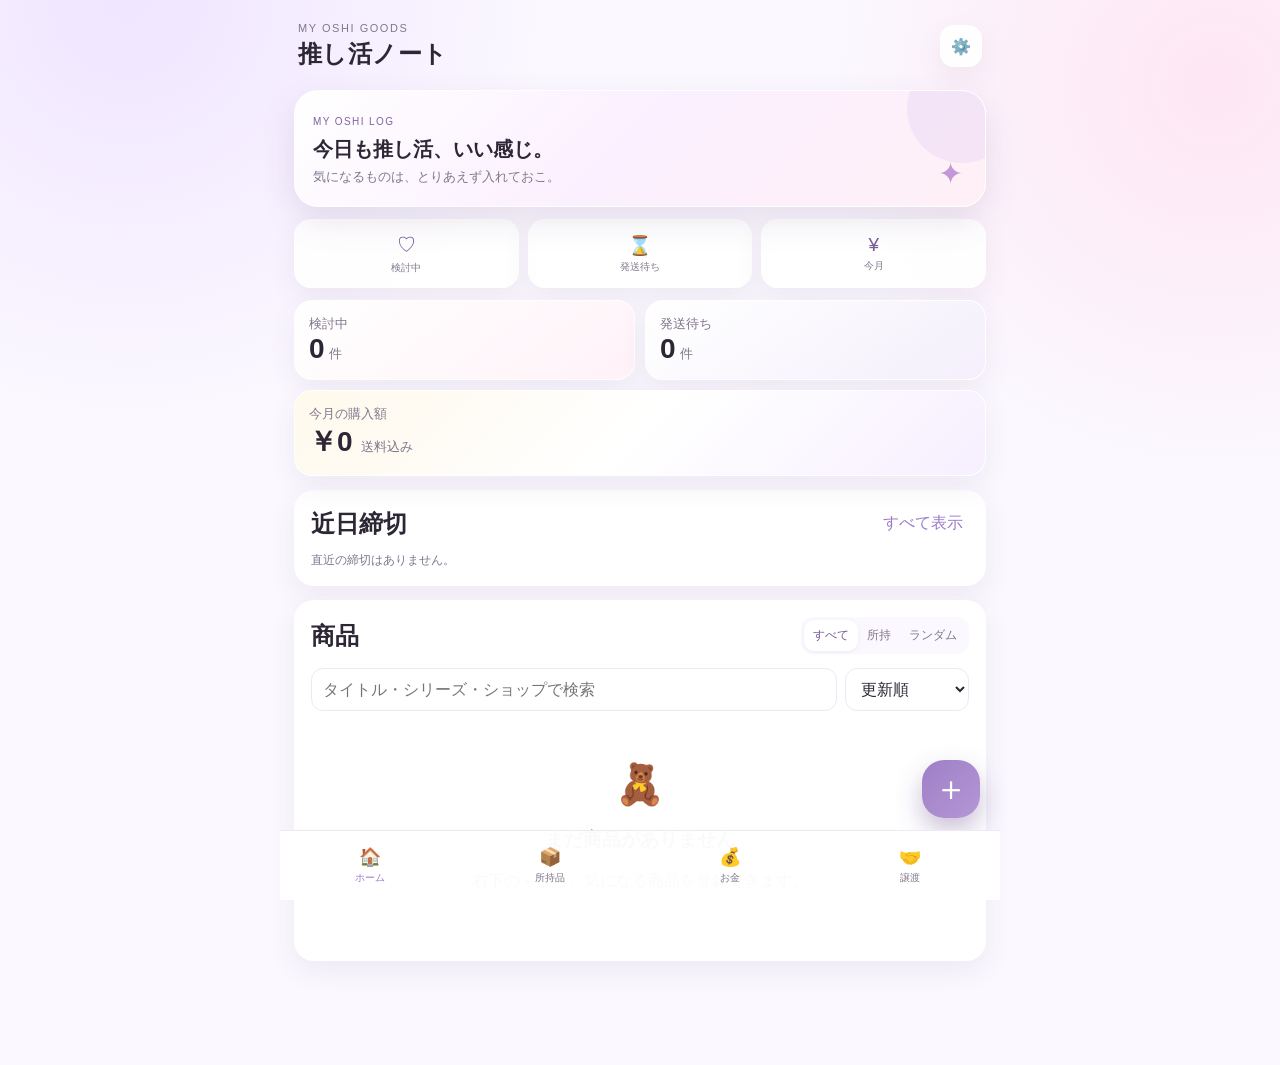
<file: index.html>
<!doctype html>
<html lang="ja">
<head>
  <meta charset="utf-8" />
  <meta name="viewport" content="width=device-width,initial-scale=1,viewport-fit=cover" />
  <meta name="theme-color" content="#f6f2ff" />
  <title>推し活グッズ管理</title>
  <link rel="manifest" href="manifest.json" />
  <link rel="stylesheet" href="styles.css" />
</head>
<body>
  <div class="app-shell">
    <header class="topbar">
      <div>
        <p class="eyebrow">MY OSHI GOODS</p>
        <h1>推し活ノート</h1>
      </div>
      <button class="icon-btn" id="settingsBtn" aria-label="設定">⚙️</button>
    </header>

    <section class="cute-hero"><div><span class="cute-kicker">MY OSHI LOG</span><h2>今日も推し活、いい感じ。</h2><p>気になるものは、とりあえず入れておこ。</p></div><div class="cute-sparkle">✦</div></section>

    <section class="quick-actions"><button id="quickConsidering" class="quick-card">♡<span>検討中</span></button><button id="quickWaiting" class="quick-card">⌛<span>発送待ち</span></button><button id="quickMoney" class="quick-card">¥<span>今月</span></button></section>

    <main>
      <section class="summary-grid">
        <button class="summary-card" data-filter-status="considering">
          <span>検討中</span><strong id="sumConsidering">0</strong><small>件</small>
        </button>
        <button class="summary-card" data-filter-status="waiting">
          <span>発送待ち</span><strong id="sumWaiting">0</strong><small>件</small>
        </button>
        <button class="summary-card wide">
          <span>今月の購入額</span><strong id="sumMonth">¥0</strong>
          <small id="sumMonthSub">送料込み</small>
        </button>
      </section>

      <section class="deadline-box">
        <div class="section-title-row">
          <h2>近日締切</h2>
          <button class="text-btn" id="clearFilterBtn">すべて表示</button>
        </div>
        <div id="deadlineList" class="deadline-list"></div>
      </section>

      <section class="section-block">
        <div class="section-title-row">
          <h2>商品</h2>
          <div class="segmented">
            <button class="seg active" data-list-filter="all">すべて</button>
            <button class="seg" data-list-filter="owned">所持</button>
            <button class="seg" data-list-filter="random">ランダム</button>
          </div>
        </div>

        <div class="search-row">
          <input id="searchInput" type="search" placeholder="タイトル・シリーズ・ショップで検索" />
          <select id="sortSelect" aria-label="並び順">
            <option value="updated">更新順</option>
            <option value="deadline">締切順</option>
            <option value="priceHigh">価格高い順</option>
            <option value="priceLow">価格安い順</option>
          </select>
        </div>

        <div id="productList" class="product-list"></div>
        <div id="emptyState" class="empty-state hidden">
          <div class="empty-icon">🧸</div>
          <h3>まだ商品がありません</h3>
          <p>右下の＋から、気になる商品を登録できます。</p>
        </div>
      </section>
    </main>

    <button class="fab" id="addBtn" aria-label="商品を追加"><span>＋</span></button>

    <nav class="bottom-nav">
      <button class="nav-item active" data-view="home">🏠<span>ホーム</span></button>
      <button class="nav-item" data-view="owned">📦<span>所持品</span></button>
      <button class="nav-item" data-view="money">💰<span>お金</span></button>
      <button class="nav-item" data-view="transfers">🤝<span>譲渡</span></button>
    </nav>
  </div>

  <dialog id="productDialog" class="sheet-dialog">
    <form method="dialog" id="productForm">
      <div class="sheet-header">
        <button type="button" class="text-btn" id="closeProductDialog">閉じる</button>
        <h2 id="formTitle">商品を追加</h2>
        <button type="submit" class="primary-mini">保存</button>
      </div>

      <div class="sheet-content">
        <input type="hidden" id="productId" />

        <section class="scan-card">
          <div class="scan-head"><div><span class="scan-kicker">SCREENSHOT → AUTO FILL</span><h3>スクショを入れたら、ほぼおまかせ</h3><p>商品ページ全体を読み取り、商品情報とメイン画像を分けます。</p></div><span class="scan-spark">✦</span></div>
          <label class="image-picker"><input id="imageInput" type="file" accept="image/*" /><img id="imagePreview" alt="" class="hidden" /><div id="imagePlaceholder"><span>📷</span><b>商品ページのスクショを選ぶ</b><small>フルページスクショでもOK</small></div></label>
          <div id="aiPanel" class="ocr-panel hidden">
            <div class="ocr-status-row"><span id="aiStatus">待機中</span><strong id="aiStateIcon"></strong></div>
            <div class="ocr-progress"><i id="aiProgressBar"></i></div>
            <div id="aiResultSummary" class="ocr-result-summary"></div>
            <div id="aiCandidate" class="ai-candidate hidden"><div class="candidate-title">画像から見つけました</div><div id="aiCandidateList" class="candidate-list"></div></div>
            <div class="ocr-actions"><button type="button" class="secondary-mini" id="rerunAiBtn">もう一度読む</button><button type="button" class="secondary-mini hidden" id="toggleSourceBtn">元スクショを見る</button></div>
            <div class="privacy-note">選んだ画像は商品情報解析のため Cloudflare Workers AI に送信されます。注文履歴・住所・氏名・決済情報が写った画像は使わないでください。</div>
          </div>
        </section>
        <div class="field-grid two">
          <label>シリーズ
            <input id="series" placeholder="例：魔入りました！入間くん" />
          </label>
          <label>状態
            <select id="status">
              <option value="considering">検討中</option>
              <option value="planned">予約予定</option>
              <option value="ordered">購入済み</option>
              <option value="waiting">発送待ち</option>
              <option value="shipped">発送済み</option>
              <option value="owned">所持済み</option>
              <option value="skipped">見送り</option>
            </select>
          </label>
        </div>

        <label>タイトル
          <input id="title" placeholder="空欄でも保存OK（画像だけ登録できます）" />
        </label>

        <div class="field-grid two">
          <label>価格
            <div class="money-input"><span>¥</span><input id="price" type="number" min="0" inputmode="numeric" /></div>
          </label>
          <label>送料
            <div class="money-input"><span>¥</span><input id="shippingFee" type="number" min="0" inputmode="numeric" /></div>
          </label>
        </div>

        <div class="chip-row">
          <label class="toggle-chip"><input type="checkbox" id="isRandom" />ランダム商品</label>
          <label class="toggle-chip"><input type="checkbox" id="hasBonus" />特典あり</label>
        </div>

        <details>
          <summary>販売・発送情報</summary>
          <div class="details-inner">
            <div class="field-grid two">
              <label>受注開始<input id="orderStart" type="date" /></label>
              <label>受注終了<input id="orderEnd" type="date" /></label>
            </div>
            <div class="field-grid two">
              <label>予約締切<input id="reserveDeadline" type="date" /></label>
              <label>発売日<input id="releaseDate" type="date" /></label>
            </div>
            <label>発送予定（原文のままOK）
              <input id="shippingText" placeholder="例：11月下旬より順次発送／2027年1月頃" />
            </label>
            <div class="field-grid two">
              <label>発送予定開始<input id="shipStart" type="date" /></label>
              <label>発送予定終了<input id="shipEnd" type="date" /></label>
            </div>
            <div class="field-grid two">
              <label>ショップ<input id="shop" placeholder="アニメイト等" /></label>
              <label>注文番号<input id="orderNumber" placeholder="任意" /></label>
            </div>
            <label>商品ページURL<input id="url" type="url" placeholder="https://..." /></label>
            <div class="field-grid two">
              <label>欲しい数<input id="wantedQty" type="number" min="0" value="1" /></label>
              <label>購入数<input id="purchasedQty" type="number" min="0" value="0" /></label>
            </div>
          </div>
        </details>

        <details id="randomDetails" class="hidden">
          <summary>ランダム商品情報</summary>
          <div class="details-inner">
            <div class="field-grid three">
              <label>全種数<input id="variantCount" type="number" min="1" /></label>
              <label>推し対象数<input id="favCount" type="number" min="0" /></label>
              <label>単品上限<input id="purchaseLimit" type="number" min="0" /></label>
            </div>
            <div class="field-grid two">
              <label>BOX価格<div class="money-input"><span>¥</span><input id="boxPrice" type="number" min="0" /></div></label>
              <label>BOX封入数<input id="boxCount" type="number" min="0" /></label>
            </div>
            <label>排出方式
              <select id="randomMode">
                <option value="unknown">不明</option>
                <option value="independent">完全ランダム</option>
                <option value="noDuplicate">BOX内重複なし</option>
                <option value="complete">BOXコンプ保証</option>
                <option value="custom">特殊封入</option>
              </select>
            </label>
            <div id="probabilityBox" class="probability-box">条件を入力すると確率を表示します。</div>
            <div class="subhead-row"><h3>絵柄・所持状況</h3><button type="button" class="text-btn" id="addVariantBtn">＋絵柄</button></div>
            <div id="variantEditor"></div>
          </div>
        </details>

        <details id="bonusDetails" class="hidden">
          <summary>特典</summary>
          <div class="details-inner">
            <div class="subhead-row"><h3>特典一覧</h3><button type="button" class="text-btn" id="addBonusBtn">＋特典</button></div>
            <div id="bonusEditor"></div>
          </div>
        </details>

        <details>
          <summary>メモ</summary>
          <div class="details-inner">
            <textarea id="notes" rows="4" placeholder="交換条件・店舗別メモなど"></textarea>
          </div>
        </details>

        <button type="button" id="deleteBtn" class="danger-btn hidden">この商品を削除</button>
      </div>
    </form>
  </dialog>

  <dialog id="detailDialog" class="sheet-dialog detail-sheet">
    <div class="sheet-header">
      <button type="button" class="text-btn" id="closeDetailDialog">閉じる</button>
      <h2>商品詳細</h2>
      <button type="button" class="primary-mini" id="editFromDetail">編集</button>
    </div>
    <div id="detailContent" class="sheet-content"></div>
  </dialog>

  <dialog id="settingsDialog" class="sheet-dialog">
    <div class="sheet-header">
      <button type="button" class="text-btn" id="closeSettingsDialog">閉じる</button>
      <h2>設定・データ</h2><span></span>
    </div>
    <div class="sheet-content">
      <section class="settings-section">
        <h3>バックアップ</h3>
        <p>データはこの端末のブラウザ内に保存されます。端末変更前などにJSONを書き出してください。</p>
        <div class="button-stack">
          <button id="exportBtn" class="secondary-btn">データを書き出す</button>
          <label class="secondary-btn file-btn">データを読み込む<input id="importInput" type="file" accept="application/json" /></label>
        </div>
      </section>
    </div>
  </dialog>

  <template id="variantTemplate">
    <div class="mini-card variant-row">
      <div class="mini-card-top">
        <input class="v-name" placeholder="絵柄名 / キャラ名" />
        <button type="button" class="remove-mini">×</button>
      </div>
      <div class="mini-grid">
        <label>欲しい<input class="v-wanted" type="number" min="0" value="0" /></label>
        <label>所持<input class="v-owned" type="number" min="0" value="0" /></label>
        <label>交換用<input class="v-trade" type="number" min="0" value="0" /></label>
        <label>譲渡予定<input class="v-transfer" type="number" min="0" value="0" /></label>
      </div>
      <input class="v-transferTo" placeholder="譲渡先メモ（先輩、交換相手Aなど）" />
    </div>
  </template>

  <template id="bonusTemplate">
    <div class="mini-card bonus-row">
      <div class="mini-card-top">
        <input class="b-name" placeholder="特典名" />
        <button type="button" class="remove-mini">×</button>
      </div>
      <input class="b-condition" placeholder="入手条件 / 対象店舗" />
      <div class="mini-grid">
        <label>欲しい<input class="b-wanted" type="number" min="0" value="0" /></label>
        <label>所持<input class="b-owned" type="number" min="0" value="0" /></label>
        <label>交換用<input class="b-trade" type="number" min="0" value="0" /></label>
        <label>譲渡予定<input class="b-transfer" type="number" min="0" value="0" /></label>
      </div>
      <input class="b-transferTo" placeholder="譲渡先メモ" />
    </div>
  </template>
  <script src="app.js"></script>
</body>
</html>
</file>
<file: styles.css>
:root{
  --bg:#f7f4fb;--card:#fff;--text:#272332;--muted:#756f80;--line:#e9e2ef;
  --accent:#8e75b5;--accent-soft:#eee7f7;--danger:#b24f63;--shadow:0 8px 24px rgba(70,52,90,.08)
}
*{box-sizing:border-box}body{margin:0;font-family:-apple-system,BlinkMacSystemFont,"Segoe UI",sans-serif;background:var(--bg);color:var(--text)}
button,input,select,textarea{font:inherit}.app-shell{max-width:720px;margin:auto;min-height:100vh;padding-bottom:90px}
.topbar{display:flex;align-items:center;justify-content:space-between;padding:22px 18px 12px}.eyebrow{font-size:11px;letter-spacing:.14em;color:var(--muted);margin:0 0 4px}.topbar h1{font-size:24px;margin:0}.icon-btn{border:0;background:var(--card);width:42px;height:42px;border-radius:14px;box-shadow:var(--shadow)}
main{padding:0 14px}.summary-grid{display:grid;grid-template-columns:1fr 1fr;gap:10px;margin:10px 0 14px}.summary-card{border:0;background:var(--card);border-radius:18px;padding:14px;text-align:left;box-shadow:var(--shadow);color:var(--text)}.summary-card.wide{grid-column:1/-1}.summary-card span{display:block;color:var(--muted);font-size:13px}.summary-card strong{font-size:28px;margin-right:4px}.summary-card small{color:var(--muted)}
.deadline-box,.section-block{background:var(--card);border-radius:20px;padding:16px;margin-bottom:14px;box-shadow:var(--shadow)}.section-title-row,.subhead-row{display:flex;align-items:center;justify-content:space-between;gap:10px}.section-title-row h2,.subhead-row h3{margin:0}.text-btn{border:0;background:none;color:var(--accent);padding:6px}
.deadline-list{display:grid;gap:8px;margin-top:12px}.deadline-item{display:flex;gap:10px;align-items:center;padding:10px;border-radius:14px;background:var(--accent-soft)}.deadline-date{min-width:58px;font-weight:700}.deadline-item small{display:block;color:var(--muted)}
.segmented{display:flex;background:var(--bg);border-radius:12px;padding:3px}.seg{border:0;background:transparent;border-radius:10px;padding:7px 9px;font-size:12px;color:var(--muted)}.seg.active{background:var(--card);color:var(--text);box-shadow:0 1px 5px rgba(0,0,0,.06)}
.search-row{display:grid;grid-template-columns:1fr auto;gap:8px;margin:14px 0}.search-row input,.search-row select,input,select,textarea{width:100%;border:1px solid var(--line);background:#fff;border-radius:12px;padding:11px;color:var(--text)}
.product-list{display:grid;gap:11px}.product-card{display:grid;grid-template-columns:86px 1fr;gap:12px;padding:10px;border:1px solid var(--line);border-radius:16px;background:#fff}.thumb{width:86px;height:100px;border-radius:12px;object-fit:cover;background:var(--accent-soft);display:grid;place-items:center;font-size:30px}.product-card h3{font-size:15px;margin:3px 0 4px}.series{font-size:11px;color:var(--muted)}.meta-row{display:flex;flex-wrap:wrap;gap:6px;margin-top:8px}.badge{font-size:11px;padding:4px 7px;border-radius:999px;background:var(--accent-soft);color:#65517e}.price{font-weight:700;margin-top:4px}.empty-state{text-align:center;padding:36px 12px;color:var(--muted)}.empty-icon{font-size:40px}.hidden{display:none!important}
.fab{position:fixed;right:max(20px,calc((100vw - 720px)/2 + 20px));bottom:82px;width:58px;height:58px;border:0;border-radius:50%;background:var(--accent);color:#fff;font-size:34px;box-shadow:0 8px 20px rgba(75,52,108,.28)}
.bottom-nav{position:fixed;left:50%;transform:translateX(-50%);bottom:0;width:min(100%,720px);height:70px;background:rgba(255,255,255,.96);display:grid;grid-template-columns:repeat(4,1fr);border-top:1px solid var(--line);padding-bottom:env(safe-area-inset-bottom)}.nav-item{border:0;background:none;color:var(--muted);font-size:18px;display:flex;flex-direction:column;align-items:center;justify-content:center;gap:3px}.nav-item span{font-size:10px}.nav-item.active{color:var(--accent)}
.sheet-dialog{border:0;padding:0;width:min(100%,720px);height:92vh;max-height:none;margin:auto auto 0;border-radius:24px 24px 0 0;background:var(--bg)}.sheet-dialog::backdrop{background:rgba(25,20,30,.42)}.sheet-header{position:sticky;top:0;z-index:5;background:rgba(247,244,251,.96);display:grid;grid-template-columns:1fr auto 1fr;align-items:center;padding:14px;border-bottom:1px solid var(--line)}.sheet-header h2{font-size:16px;margin:0;text-align:center}.sheet-header>*:last-child{justify-self:end}.primary-mini{border:0;background:var(--accent);color:#fff;padding:8px 12px;border-radius:10px}.sheet-content{padding:16px 14px 40px}
.image-picker{display:block;height:220px;border-radius:20px;background:var(--accent-soft);overflow:hidden;margin-bottom:14px;cursor:pointer}.image-picker input{display:none}.image-picker img{width:100%;height:100%;object-fit:cover}.image-picker #imagePlaceholder{height:100%;display:grid;place-items:center;align-content:center;gap:4px;color:var(--muted)}.image-picker span{font-size:42px}
label{display:block;font-size:12px;color:var(--muted);margin-bottom:12px}label input,label select,label textarea{margin-top:5px;color:var(--text)}.field-grid{display:grid;gap:10px}.field-grid.two{grid-template-columns:1fr 1fr}.field-grid.three{grid-template-columns:repeat(3,1fr)}.money-input{position:relative}.money-input span{position:absolute;left:11px;top:15px;color:var(--muted)}.money-input input{padding-left:28px}
.chip-row{display:flex;gap:8px;flex-wrap:wrap;margin:4px 0 8px}.toggle-chip{margin:0;border:1px solid var(--line);border-radius:999px;padding:8px 10px;background:#fff;color:var(--text)}.toggle-chip input{width:auto;margin:0 5px 0 0}
details{background:#fff;border-radius:16px;border:1px solid var(--line);margin:10px 0;overflow:hidden}summary{padding:14px;font-weight:700;cursor:pointer}.details-inner{padding:0 14px 14px}.probability-box{padding:12px;border-radius:12px;background:var(--accent-soft);font-size:13px;margin-bottom:12px}.mini-card{border:1px solid var(--line);border-radius:14px;padding:10px;margin:8px 0;background:#fff}.mini-card-top{display:grid;grid-template-columns:1fr auto;gap:6px}.remove-mini{border:0;background:#f6e9ed;color:var(--danger);border-radius:10px;padding:4px 10px}.mini-grid{display:grid;grid-template-columns:repeat(2,1fr);gap:6px}.danger-btn,.secondary-btn{width:100%;border:0;border-radius:14px;padding:13px;margin-top:10px}.danger-btn{background:#f6e9ed;color:var(--danger)}.secondary-btn{background:#fff;border:1px solid var(--line);color:var(--text)}.file-btn{display:block;text-align:center}.file-btn input{display:none}.button-stack{display:grid;gap:6px}
.detail-hero{border-radius:20px;overflow:hidden;background:#fff}.detail-hero img{width:100%;height:300px;object-fit:cover}.detail-placeholder{height:260px;display:grid;place-items:center;background:var(--accent-soft);font-size:52px}.detail-main{padding:16px}.detail-main .series{font-size:12px}.detail-main h2{margin:6px 0}.detail-price{font-size:24px;font-weight:800}.detail-section{background:#fff;border-radius:16px;padding:14px;margin-top:12px}.detail-section h3{margin:0 0 10px}.kv{display:grid;grid-template-columns:100px 1fr;gap:7px 10px;font-size:13px}.kv dt{color:var(--muted)}.kv dd{margin:0;word-break:break-word}.owned-grid{display:grid;grid-template-columns:repeat(2,1fr);gap:8px}.owned-card{border:1px solid var(--line);border-radius:12px;padding:10px}.owned-card b{display:block;margin-bottom:4px}.small-muted{font-size:12px;color:var(--muted)}
@media (max-width:390px){.field-grid.three{grid-template-columns:1fr 1fr}.product-card{grid-template-columns:74px 1fr}.thumb{width:74px;height:90px}}


/* v2 cute skin */
:root{--bg:#fbf8ff;--card:#fff;--text:#2d2735;--muted:#81778c;--line:#eee8f4;--accent:#9b7ac7;--accent-soft:#f2ebfb;--shadow:0 10px 28px rgba(84,61,108,.08)}
body{background:radial-gradient(circle at 10% 0%,rgba(235,221,255,.7),transparent 27%),radial-gradient(circle at 95% 8%,rgba(255,224,240,.75),transparent 25%),var(--bg)}
.topbar h1{letter-spacing:.02em}.icon-btn{background:rgba(255,255,255,.88);border:1px solid rgba(255,255,255,.9);box-shadow:var(--shadow)}
.cute-hero{position:relative;overflow:hidden;margin:8px 14px 12px;padding:20px 18px;border-radius:24px;background:linear-gradient(135deg,#fff 0%,#fbf0ff 48%,#fff0f6 100%);box-shadow:0 14px 34px rgba(84,61,108,.13);border:1px solid rgba(255,255,255,.9)}
.cute-hero:before{content:"";position:absolute;width:110px;height:110px;border-radius:50%;background:rgba(210,190,239,.25);right:-32px;top:-38px}.cute-kicker{font-size:10px;letter-spacing:.14em;color:#8062a4}.cute-hero h2{margin:7px 0 5px;font-size:20px}.cute-hero p{margin:0;color:var(--muted);font-size:13px}.cute-sparkle{position:absolute;right:22px;bottom:15px;font-size:30px;color:#c397d8}
.quick-actions{display:grid;grid-template-columns:repeat(3,1fr);gap:9px;margin:0 14px 12px}.quick-card{border:1px solid rgba(255,255,255,.95);background:rgba(255,255,255,.9);border-radius:17px;padding:12px 8px;box-shadow:var(--shadow);color:#765b99;font-size:19px}.quick-card span{display:block;font-size:10px;color:var(--muted);margin-top:3px}
.summary-card{border:1px solid rgba(255,255,255,.95);box-shadow:var(--shadow)}.summary-card:nth-child(1){background:linear-gradient(145deg,#fff,#fff2f8)}.summary-card:nth-child(2){background:linear-gradient(145deg,#fff,#f4effb)}.summary-card.wide{background:linear-gradient(135deg,#fff9ec,#fff,#f7efff)}
.deadline-box,.section-block{border:1px solid rgba(255,255,255,.95);box-shadow:var(--shadow)}
.product-card{border-radius:18px;background:linear-gradient(145deg,#fff,#fffafd);box-shadow:0 4px 14px rgba(70,50,90,.045)}.thumb{border-radius:14px;background:linear-gradient(135deg,#f2ebfb,#fff0f7)}
.badge{background:#f2ebfb;color:#6b5685}.seg.active{color:#765b99}.fab{border-radius:22px;background:linear-gradient(135deg,#9e7fc7,#b497d5);box-shadow:0 12px 26px rgba(99,67,135,.34)}
.sheet-dialog{border-radius:26px 26px 0 0}.detail-hero,.detail-section{box-shadow:var(--shadow)}


/* v3: image-first local OCR */
.scan-card{
  margin-bottom:14px;padding:14px;border-radius:22px;
  background:linear-gradient(145deg,#fff,#fbf3ff 58%,#fff3f8);
  border:1px solid rgba(255,255,255,.96);box-shadow:var(--shadow)
}
.scan-head{display:flex;align-items:flex-start;justify-content:space-between;gap:12px;margin-bottom:10px}
.scan-kicker{font-size:9px;letter-spacing:.14em;color:var(--accent-deep)}
.scan-head h3{margin:4px 0 3px;font-size:17px}.scan-head p{margin:0;color:var(--muted);font-size:11px;line-height:1.5}
.scan-spark{font-size:25px;color:#c49bd4}
.scan-card .image-picker{margin-bottom:0;height:205px;border:1px dashed #d7c6e7}
.image-picker #imagePlaceholder small{display:block;font-size:10px;font-weight:400;margin-top:4px}
.ocr-panel{margin-top:10px;padding:11px;border-radius:15px;background:rgba(255,255,255,.85);border:1px solid var(--line)}
.ocr-status-row{display:flex;align-items:center;justify-content:space-between;font-size:12px;color:var(--muted)}
.ocr-status-row strong{color:var(--accent-deep)}
.ocr-progress{height:7px;border-radius:99px;background:#eee8f4;overflow:hidden;margin:8px 0}
.ocr-progress i{display:block;width:0;height:100%;border-radius:99px;background:linear-gradient(90deg,#d9afd9,#9b7ac7);transition:width .2s ease}
.ocr-result-summary{font-size:11px;color:var(--muted);line-height:1.55}
.ocr-result-summary b{color:var(--text)}
.ocr-actions{display:grid;grid-template-columns:1fr 1fr;gap:7px;margin-top:9px}
.secondary-mini{border:1px solid var(--line);background:#fff;color:var(--accent-deep);border-radius:11px;padding:9px;font-size:11px}
.ocr-raw{margin-top:8px;font-size:11px;line-height:1.5;background:#fff}
.autofilled{
  border-color:#c7aadf!important;
  background:linear-gradient(90deg,#fff,#fbf4ff)!important;
  box-shadow:0 0 0 3px rgba(170,135,203,.09)!important
}
label:has(.autofilled)::after{
  content:"画像から入力";display:inline-block;margin-left:6px;padding:2px 5px;border-radius:999px;
  background:#f0e6fa;color:#80609f;font-size:9px;vertical-align:middle
}
.ocr-error{color:#a84f62!important}

/* v4 external vision */
.ai-candidate{margin-top:10px;padding:10px;border-radius:13px;background:linear-gradient(135deg,#fff,#faf4ff);border:1px solid var(--line)}
.candidate-title{font-size:11px;font-weight:800;color:var(--accent-deep);margin-bottom:6px}.candidate-list{display:grid;gap:5px}
.candidate-row{display:grid;grid-template-columns:76px 1fr auto;gap:7px;align-items:start;padding:7px 8px;border-radius:10px;background:#fff;font-size:11px}.candidate-row .k{color:var(--muted)}.candidate-row .v{color:var(--text);word-break:break-word}
.conf-dot{width:8px;height:8px;border-radius:50%;margin-top:4px;background:#cdb9df}.conf-dot.high{background:#92c6aa}.conf-dot.mid{background:#d9be79}.conf-dot.low{background:#d49aa8}
.privacy-note{margin-top:10px;padding:9px 10px;border-radius:11px;background:#fff8ec;color:#7e6d56;font-size:10px;line-height:1.5}.scan-card .image-picker.source-mode img{object-fit:contain;background:#f6f3f8}.ai-working{animation:pulseSoft 1.2s ease-in-out infinite alternate}@keyframes pulseSoft{from{opacity:.55}to{opacity:1}}
</file>
